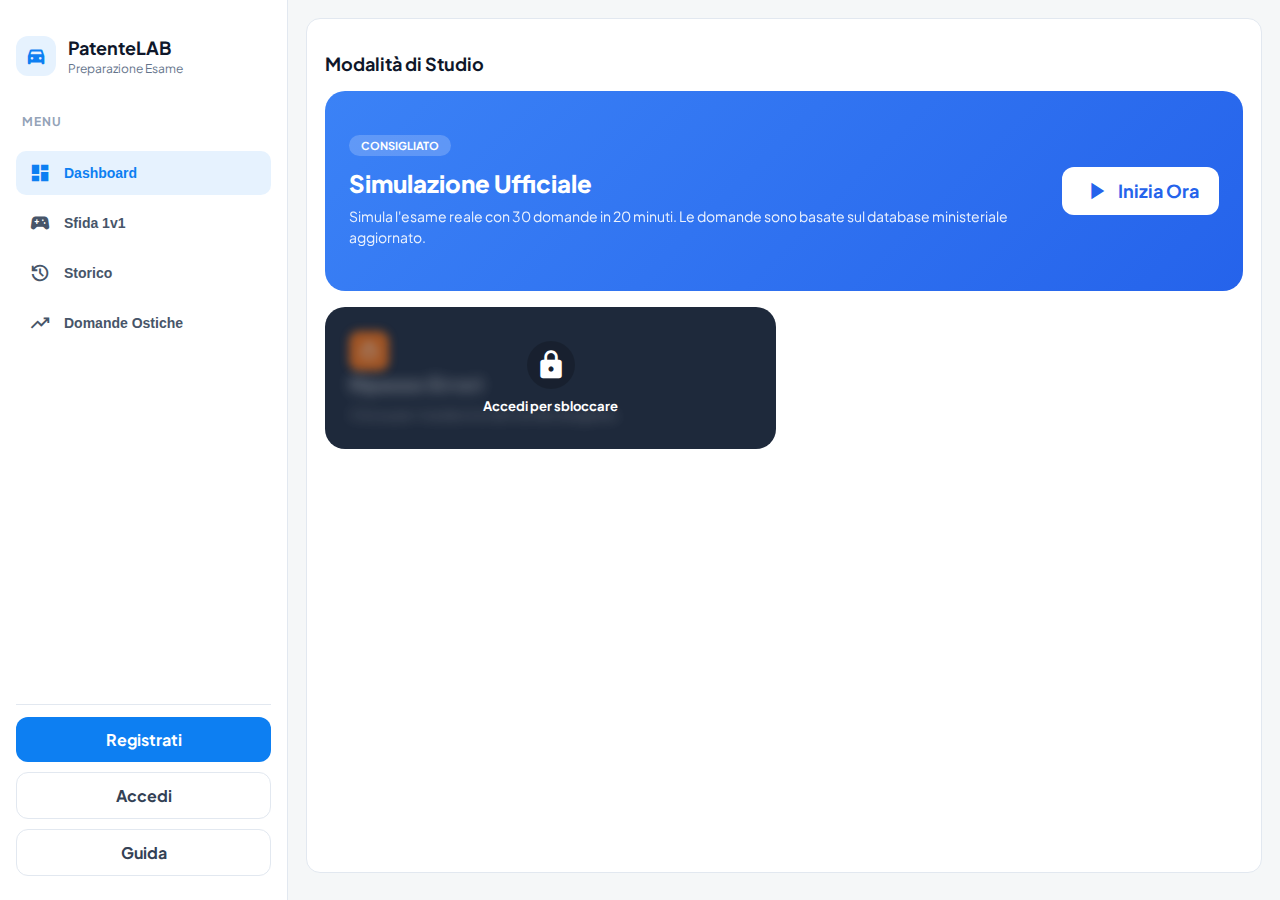
<file: html/index.html>
<!DOCTYPE html>
<html lang="it">
<head>
  <meta charset="UTF-8">
  <meta name="viewport" content="width=device-width, initial-scale=1.0">
  <title>PatenteLAB</title>
  <link rel="stylesheet" href="../css/font.css">
  <link rel="stylesheet" href="../css/style.css?v=10">
  <script src="../js/main.js?v=6" type="module"></script>
</head>

<body>
  <div class="pagina">

    
    <aside class="sidebar">
      <header class="patente">
        <div class="patente__icon">
          <span class="material-symbols-outlined" aria-hidden="true">directions_car</span>
        </div>

        <div class="patente__text">
          <h1 class="patente__title">PatenteLAB</h1>
          <p class="patente__subtitle">Preparazione Esame</p>
        </div>
      </header>

      <h2 class="section-title">Menu</h2>

      <nav class="menu" id="sidebarMenu">
        <button class="menu__item is-active" type="button" data-view="dashboard">
          <span class="menu__icon">
            <span class="material-symbols-outlined" aria-hidden="true">dashboard</span>
          </span>
          <span class="menu__label">Dashboard</span>
        </button>

        <button class="menu__item" type="button" data-view="sfide">
          <span class="menu__icon">
            <span class="material-symbols-outlined" aria-hidden="true">sports_esports</span>
          </span>
          <span class="menu__label">Sfida 1v1</span>
        </button>

        <button class="menu__item" type="button" data-view="storico">
          <span class="menu__icon">
            <span class="material-symbols-outlined" aria-hidden="true">history</span>
          </span>
          <span class="menu__label">Storico</span>
        </button>

        <button class="menu__item" type="button" data-view="ostiche">
          <span class="menu__icon">
            <span class="material-symbols-outlined" aria-hidden="true">trending_up</span>
          </span>
          <span class="menu__label">Domande Ostiche</span>
        </button>
      </nav>

      <div class="sidebar-auth">
        <div class="profile-mini hidden" id="profileMini">
          <div class="profile-mini__avatar" aria-hidden="true">
            <span class="material-symbols-outlined">person</span>
          </div>
          <div class="profile-mini__text">
            <span class="profile-mini__label">Profilo</span>
            <span class="profile-mini__name" id="profileUsername">utente</span>
          </div>
        </div>
        <a class="btn btn--primary" href="./register.html" id="btnShowRegister">Registrati</a>
        <a class="btn btn--outline" href="./login.html" id="btnShowLogin">Accedi</a>
        <a class="btn btn--outline" href="./guida.html">Guida</a>
        <button class="btn btn--outline hidden" type="button" id="btnLogout">Logout</button>
      </div>
    </aside>

    <main class="main">
      <header class="topbar">
        <button class="icon-btn" id="btnToggleSidebar" type="button">
          <span class="material-symbols-outlined" aria-hidden="true">menu</span>
        </button>
        <div class="topbar__title" id="topbarTitle">Dashboard</div>
      </header>

      <section class="content" id="content">

        <div class="view" id="view-dashboard">
          
          <h2 class="section-header">Modalità di Studio</h2>
          
          <div class="dashboard-grid">
            <div class="card card--hero">
              <div class="card__content">
                <span class="badge">Consigliato</span>
                <h3 class="card__title">Simulazione Ufficiale</h3>
                <p class="card__desc">Simula l'esame reale con 30 domande in 20 minuti. Le domande sono basate sul database ministeriale aggiornato.</p>
              </div>
              <div class="card__action">
                <button class="btn btn--white btn--large" id="btnStartSimulation" onclick="location.href='game.html'">
                  <span class="material-symbols-outlined">play_arrow</span> Inizia Ora
                </button>
              </div>
            </div>

            <div class="card card--review is-locked" data-lockable="true" id="cardReview">
              <div class="card__lock-overlay">
                <span class="material-symbols-outlined card__lock-icon">lock</span>
                <span class="card__lock-text">Accedi per sbloccare</span>
              </div>
              <div class="card__icon-box card__icon-box--review">
                <span class="material-symbols-outlined">restart_alt</span>
              </div>
              <div class="card__text">
                <h3 class="card__title">Ripasso Errori</h3>
                <p class="card__desc" id="reviewDesc">Clicca per rivedere le domande sbagliate.</p>
              </div>


              <div class="review-panel hidden" id="reviewPanel">
                <div class="review-filters">
                  <button class="review-filter-btn is-active" data-select="50">Ultime 50</button>
                  <button class="review-filter-btn" data-select="30">Ultime 30</button>
                  <button class="review-filter-btn" data-select="10">Ultime 10</button>
                </div>
                <div class="review-list" id="reviewQuestionsList"></div>
                <button class="btn btn--primary" id="btnStartReview">
                  <span class="material-symbols-outlined review-start-icon">play_arrow</span>Ripassiamo
                </button>
              </div>
            </div>

            

          </div>

          <div class="stats-section hidden" id="statsSection">
            <h2 class="section-header">Le Tue Statistiche</h2>
            <div class="stats-grid">
              <div class="stat-box">
                <span class="material-symbols-outlined stat-icon stat-icon--quiz">quiz</span>
                <span class="stat-value" id="statTotale">-</span>
                <span class="stat-label">Quiz Svolti</span>
              </div>
              <div class="stat-box">
                <span class="material-symbols-outlined stat-icon stat-icon--success">check_circle</span>
                <span class="stat-value" id="statSuperati">-</span>
                <span class="stat-label">Superati</span>
              </div>
              <div class="stat-box">
                <span class="material-symbols-outlined stat-icon stat-icon--warn">percent</span>
                <span class="stat-value" id="statPercentuale">-%</span>
                <span class="stat-label">Superamento</span>
              </div>
              <div class="stat-box">
                <span class="material-symbols-outlined stat-icon stat-icon--error">error</span>
                <span class="stat-value" id="statErrori">-</span>
                <span class="stat-label">Media Errori</span>
              </div>
            </div>
          </div>

        </div>

        <div class="view hidden" id="view-sfide">
          <h2 class="section-header">Sfida 1v1</h2>
          <div class="sfide-panel">
            <p class="card__desc">Sfida un utente con 10 domande casuali.</p>
            <div class="challenge-box">
              <div class="challenge-create">
                <input type="text" id="challengeOpponent" placeholder="Username avversario">
                <button class="btn btn--primary" type="button" id="btnCreateChallenge">Crea Sfida</button>
              </div>
              <div class="challenge-list" id="challengeList"></div>
            </div>
          </div>
        </div>

        <div class="view hidden" id="view-storico">
          <h2 class="section-header">Storico Partite</h2>
          <div id="storico-list"></div>
        </div>

        <div class="view hidden" id="view-ostiche">
          <h2 class="section-header">Domande Ostiche</h2>
          <p class="ostiche-description">Le domande in cui gli utenti sbagliano di più.</p>
          <div id="ostiche-list"></div>
        </div>
      </section>
    </main>

  </div>
</body>
</html>
</file>
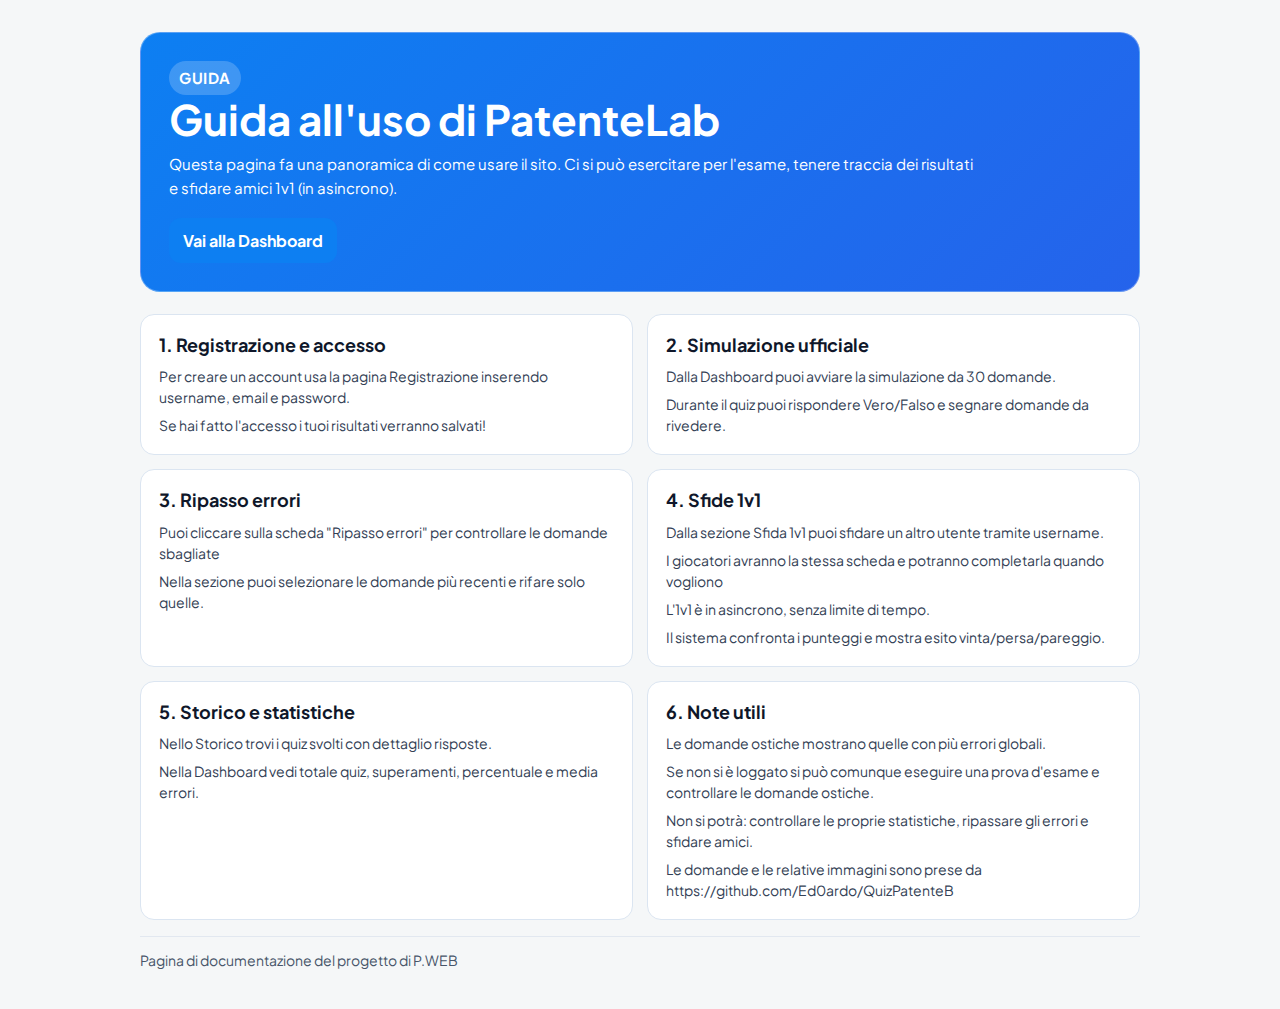
<file: html/guida.html>
<!DOCTYPE html>
<html lang="it">
<head>
  <meta charset="UTF-8">
  <meta name="viewport" content="width=device-width, initial-scale=1.0">
  <title>PatenteLab - Guida</title>
  <link rel="stylesheet" href="../css/font.css">
  <link rel="stylesheet" href="../css/style.css?v=10">
  <link rel="stylesheet" href="../css/guida.css?v=1">
</head>
<body>
  <main class="guida-page">
    <section class="guida-blu">
      <p class="guida-badge">Guida</p>
      <h1>Guida all'uso di PatenteLab</h1>
      <p>
        Questa pagina fa una panoramica di come usare il sito. Ci si può esercitare per l'esame,
        tenere traccia dei risultati e sfidare amici 1v1 (in asincrono).
      </p>
      <div class="guida-actions">
        <a class="btn btn--primary" href="./index.html">Vai alla Dashboard</a>
      </div>
    </section>

    <section class="guida-grid">
      <article class="guida-card">
        <h2>1. Registrazione e accesso</h2>
        <p>Per creare un account usa la pagina Registrazione inserendo username, email e password.</p>
        <p>Se hai fatto l'accesso i tuoi risultati verranno salvati!</p>
      </article>

      <article class="guida-card">
        <h2>2. Simulazione ufficiale</h2>
        <p>Dalla Dashboard puoi avviare la simulazione da 30 domande.</p>
        <p>Durante il quiz puoi rispondere Vero/Falso e segnare domande da rivedere.</p>
      </article>

      <article class="guida-card">
        <h2>3. Ripasso errori</h2>
        <p>Puoi cliccare sulla scheda "Ripasso errori" per controllare le domande sbagliate</p>
        <p>Nella sezione puoi selezionare le domande più recenti e rifare solo quelle.</p>
      </article>

      <article class="guida-card">
        <h2>4. Sfide 1v1</h2>
        <p>Dalla sezione Sfida 1v1 puoi sfidare un altro utente tramite username.</p>
        <p>I giocatori avranno la stessa scheda e potranno completarla quando vogliono</p>
        <p>L'1v1 è in asincrono, senza limite di tempo.</p>
        <p>Il sistema confronta i punteggi e mostra esito vinta/persa/pareggio.</p>
      </article>

      <article class="guida-card">
        <h2>5. Storico e statistiche</h2>
        <p>Nello Storico trovi i quiz svolti con dettaglio risposte.</p>
        <p>Nella Dashboard vedi totale quiz, superamenti, percentuale e media errori.</p>
      </article>

      <article class="guida-card">
        <h2>6. Note utili</h2>
        <p>Le domande ostiche mostrano quelle con più errori globali.</p>
        <p>Se non si è loggato si può comunque eseguire una prova d'esame e controllare le domande ostiche.</p>
        <p>Non si potrà: controllare le proprie statistiche, ripassare gli errori e sfidare amici.</p>
        <p>Le domande e le relative immagini sono prese da https://github.com/Ed0ardo/QuizPatenteB</p>
      </article>
    </section>

    <section class="guida-footer">
      <p>Pagina di documentazione del progetto di P.WEB</p>
    </section>
  </main>
</body>
</html>
</file>
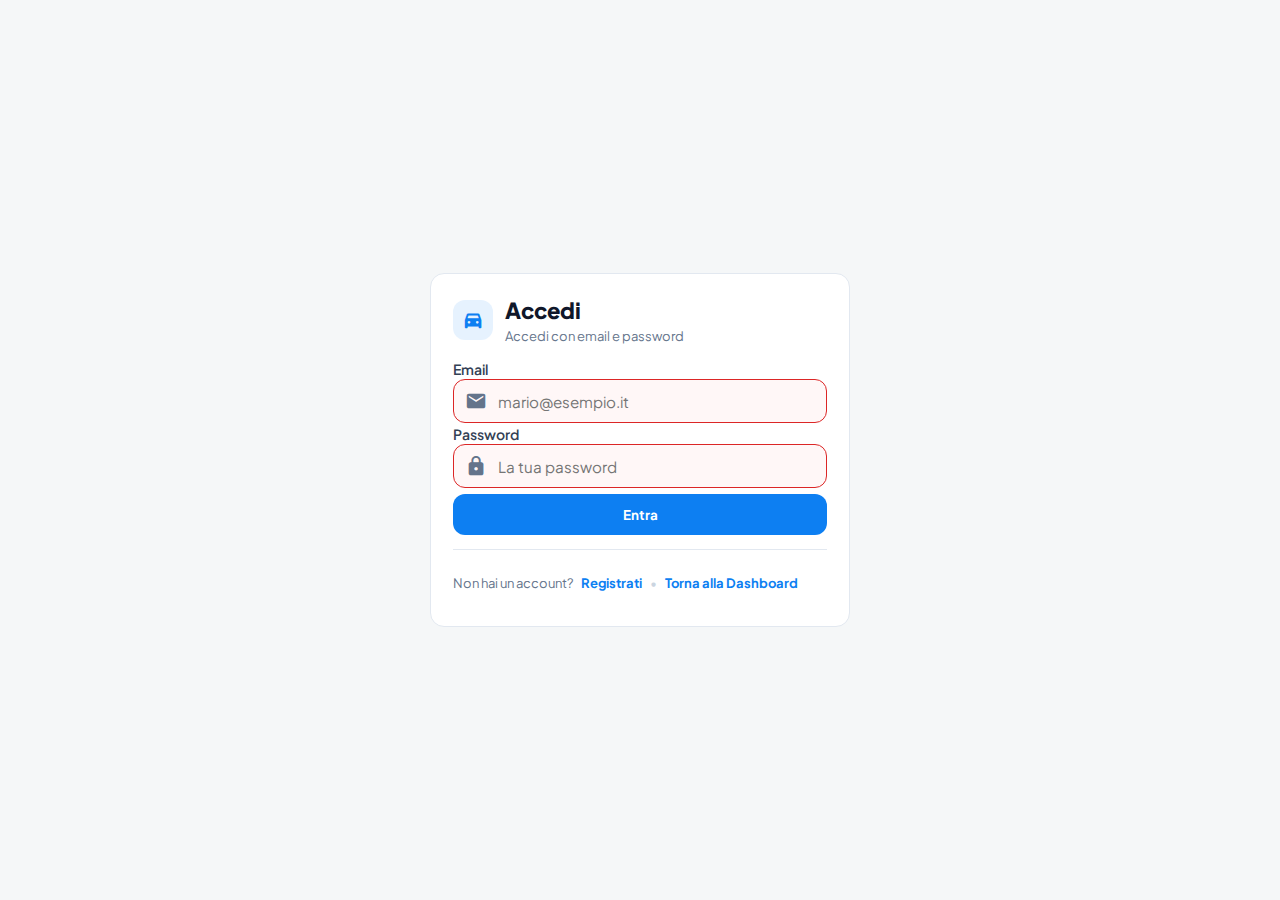
<file: html/login.html>
<!DOCTYPE html>
<html lang="it">
<head>
  <meta charset="UTF-8">
  <meta name="viewport" content="width=device-width, initial-scale=1.0">
  <title>PatenteLab - Login</title>
  <link rel="stylesheet" href="../css/font.css">
  <link rel="stylesheet" href="../css/style.css?v=2">
  <script src="../js/auth.js" type="module"></script>
</head>

<body>
  <main class="auth-page">
    <section class="auth-card">
      <header class="auth-header">
        <div class="patente__icon">
          <span class="material-symbols-outlined" aria-hidden="true">directions_car</span>
        </div>
        <div>
          <h1 class="auth-title">Accedi</h1>
          <p class="auth-subtitle">Accedi con email e password</p>
        </div>
      </header>

      <form id="loginForm" class="auth-form">
        <div class="field">
          <label for="login-email">Email</label>
          <div class="input-wrap">
            <span class="material-symbols-outlined input-icon">mail</span>
            <input id="login-email" type="email" name="email" required autocomplete="email"
              placeholder="mario@esempio.it" pattern="[a-z0-9._%+-]+@[a-z0-9.-]+\.[a-z]{2,4}$"
              class="with-icon">
          </div>
        </div>

        <div class="field">
          <label for="login-password">Password</label>
          <div class="input-wrap">
            <span class="material-symbols-outlined input-icon">lock</span>
            <input id="login-password" type="password" name="password" required autocomplete="current-password"
              placeholder="La tua password"
              class="with-icon">
          </div>
        </div>

        <button class="btn btn--primary" type="submit">Entra</button>
      </form>

      <footer class="auth-footer">
        <p>Non hai un account?</p>
        <a class="link" href="./register.html">Registrati</a>
        <span class="sep">•</span>
        <a class="link" href="./index.html">Torna alla Dashboard</a>
      </footer>
    </section>
  </main>
</body>
</html>
</file>
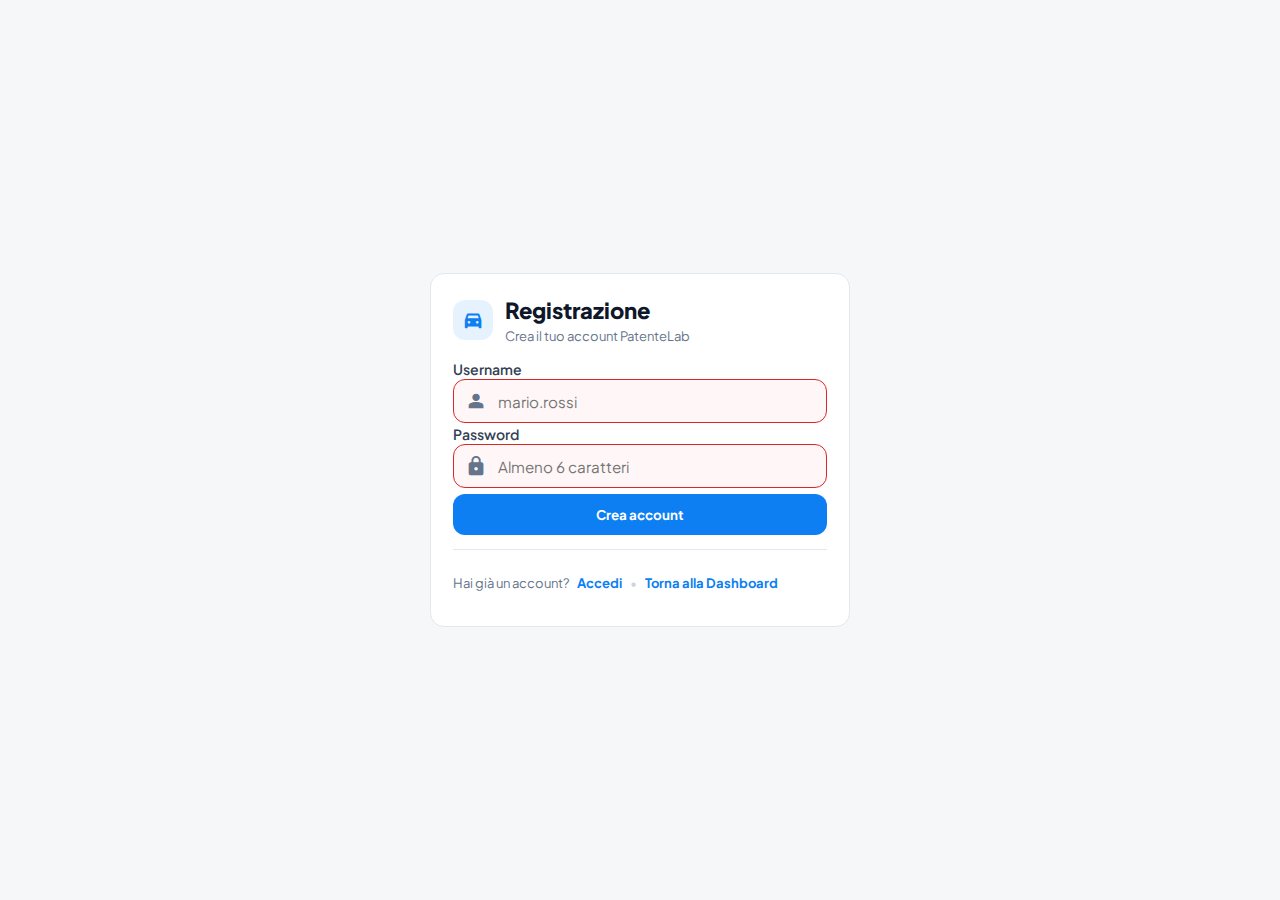
<file: html/register.html>
<!DOCTYPE html>
<html lang="it">
<head>
  <meta charset="UTF-8">
  <meta name="viewport" content="width=device-width, initial-scale=1.0">
  <title>PatenteLab - Registrazione</title>
  <link rel="stylesheet" href="../css/font.css">
  <link rel="stylesheet" href="../css/style.css?v=2">
  <script src="../js/auth.js" type="module"></script>
</head>

<body>
  <main class="auth-page">
    <section class="auth-card">
      <header class="auth-header">
        <div class="patente__icon">
          <span class="material-symbols-outlined" aria-hidden="true">directions_car</span>
        </div>
        <div>
          <h1 class="auth-title">Registrazione</h1>
          <p class="auth-subtitle">Crea il tuo account PatenteLab</p>
        </div>
      </header>

      <form id="registerForm" class="auth-form">
        <div class="field">
        <label for="reg-username">Username</label>
        <div class="input-wrap">
            <span class="material-symbols-outlined input-icon">person</span>
            <input
            id="reg-username"
            name="username"
            required
            minlength="3"
            pattern="^[a-z][a-z0-9._]{2,19}$"
            placeholder="mario.rossi"
            title="3-20 caratteri: lettere minuscole, numeri, . e _ (inizia con lettera)"
            class="with-icon">
        </div>
        </div>

        <div class="field">
        <label for="reg-password">Password</label>
        <div class="input-wrap">
            <span class="material-symbols-outlined input-icon">lock</span>
            <input
            id="reg-password"
            type="password"
            name="password"
            required
            minlength="6"
            placeholder="Almeno 6 caratteri"
            class="with-icon">
        </div>
        </div>

        <button class="btn btn--primary" type="submit">Crea account</button>
        <!--<p class="msg" id="registerMsg"></p>-->
      </form>

      <footer class="auth-footer">
        <p>Hai già un account?</p>
        <a class="link" href="./login.html">Accedi</a>
        <span class="sep">•</span>
        <a class="link" href="./index.html">Torna alla Dashboard</a>
      </footer>
    </section>
  </main>
</body>
</html>
</file>
<file: css/font.css>
@font-face {
  font-family: "Plus Jakarta Sans";
  src: url("../font/PlusJakartaSans/PlusJakartaSans-Regular.ttf")
    format("truetype");
  font-weight: 400;
  font-display: swap;
}
@font-face {
  font-family: "Plus Jakarta Sans";
  src: url("../font/PlusJakartaSans/PlusJakartaSans-Medium.ttf")
    format("truetype");
  font-weight: 500;
  font-display: swap;
}
@font-face {
  font-family: "Plus Jakarta Sans";
  src: url("../font/PlusJakartaSans/PlusJakartaSans-SemiBold.ttf")
    format("truetype");
  font-weight: 600;
  font-display: swap;
}
@font-face {
  font-family: "Plus Jakarta Sans";
  src: url("../font/PlusJakartaSans/PlusJakartaSans-Bold.ttf")
    format("truetype");
  font-weight: 700;
  font-display: swap;
}
@font-face {
  font-family: "Plus Jakarta Sans";
  src: url("../font/PlusJakartaSans/PlusJakartaSans-ExtraBold.ttf")
    format("truetype");
  font-weight: 800;
  font-display: swap;
}
@font-face {
  font-family: "Material Symbols Outlined";
  src: url("../font/material-symbols/MaterialSymbolsOutlined.woff2")
    format("woff2");
  font-weight: 100 700;
  font-display: swap;
}
</file>
<file: css/style.css>
.material-symbols-outlined {
  font-family: "Material Symbols Outlined";
  font-variation-settings:
    "FILL" 1,
    "wght" 400,
    "GRAD" 0,
    "opsz" 24;
  font-size: 22px;
  line-height: 1;
  display: inline-block;
  vertical-align: middle;
}

:root {
  --color-primary: #0d7ff2;
  --color-primary-hover: #0b6bcb;
  --color-bg: #f5f7f8;
  --color-text: #0f172a;
  --color-text-muted: #64748b;
  --color-border: #e2e8f0;
  --color-white: #fff;
  --font-main: "Plus Jakarta Sans", Arial, sans-serif;
}

* {
  box-sizing: border-box;
}
html,
body {
  height: 100%;
}
body {
  margin: 0;
  font-family: var(--font-main);
  color: var(--color-text);
  background: var(--color-bg);
}
.hidden {
  display: none !important;
}

.pagina {
  display: flex;
  min-height: 100vh;
}

.sidebar {
  width: 288px;
  height: 100vh;
  background: #fff;
  border-right: 1px solid #e2e8f0;
  padding: 24px 16px;
  display: flex;
  flex-direction: column;
  gap: 12px;
}
.patente {
  display: flex;
  align-items: center;
  gap: 12px;
  padding-bottom: 6px;
}
.patente__icon {
  width: 40px;
  height: 40px;
  border-radius: 12px;
  background: rgba(13, 127, 242, 0.1);
  color: #0d7ff2;
  display: flex;
  align-items: center;
  justify-content: center;
}
.patente__title {
  font-weight: 700;
  font-size: 18px;
}
.patente__subtitle {
  font-size: 12px;
  color: #64748b;
  margin-top: -10px;
}
.section-title {
  font-size: 12px;
  font-weight: 700;
  letter-spacing: 0.08em;
  text-transform: uppercase;
  color: #94a3b8;
  padding: 0 6px;
  margin-top: 8px;
}
.menu {
  display: flex;
  flex-direction: column;
  gap: 6px;
  flex: 1;
}
.menu__item {
  border: 0;
  background: transparent;
  width: 100%;
  padding: 10px 12px;
  border-radius: 10px;
  display: flex;
  align-items: center;
  gap: 12px;
  cursor: pointer;
  color: #475569;
  font-weight: 500;
  text-align: left;
}
.menu__item:hover {
  background: #f1f5f9;
}
.menu__item.is-active {
  background: rgba(13, 127, 242, 0.1);
  color: #0d7ff2;
}
.menu__icon {
  width: 24px;
  height: 24px;
  display: flex;
  align-items: center;
  justify-content: center;
}
.menu__label {
  font-size: 14px;
  font-weight: 600;
}
.sidebar-auth {
  margin-top: auto;
  padding-top: 12px;
  border-top: 1px solid #e2e8f0;
  display: flex;
  flex-direction: column;
  gap: 10px;
}
.profile-mini {
  display: flex;
  align-items: center;
  gap: 10px;
  padding: 10px;
  border: 1px solid #e2e8f0;
  border-radius: 12px;
  background: #f8fafc;
}
.profile-mini__avatar {
  width: 38px;
  height: 38px;
  border-radius: 50%;
  background: #e2e8f0;
  color: #475569;
  display: flex;
  align-items: center;
  justify-content: center;
}
.profile-mini__avatar .material-symbols-outlined {
  font-size: 22px;
}
.profile-mini__text {
  min-width: 0;
  display: flex;
  flex-direction: column;
  gap: 2px;
}
.profile-mini__label {
  font-size: 11px;
  font-weight: 700;
  color: #64748b;
  text-transform: uppercase;
  letter-spacing: 0.03em;
}
.profile-mini__name {
  font-size: 14px;
  font-weight: 700;
  color: #0f172a;
  white-space: nowrap;
  overflow: hidden;
  text-overflow: ellipsis;
}


.btn {
  width: 100%;
  padding: 12px 14px;
  border-radius: 12px;
  font-weight: 700;
  font-family: inherit;
  cursor: pointer;
  display: block;
  text-align: center;
  text-decoration: none;
}
.btn:visited {
  color: inherit;
}
.btn--primary,
.btn--primary:visited {
  border: 0;
  background: #0d7ff2;
  color: #fff;
}
.btn--primary:hover {
  background: #0b6bcb;
}
.btn--outline {
  background: transparent;
  border: 1px solid #e2e8f0;
  color: #334155;
}
.btn--outline:hover {
  background: #f8fafc;
}
.btn--large {
  width: auto;
  display: inline-flex;
  align-items: center;
  gap: 8px;
  padding: 18px 40px;
  font-size: 18px;
  border-radius: 14px;
}
.btn--large .material-symbols-outlined {
  font-size: 28px;
}
.btn--white {
  background: #fff;
  color: #2563eb;
  border: none;
  font-weight: 700;
  padding: 10px 20px;
  border-radius: 12px;
  display: inline-flex;
  align-items: center;
  gap: 8px;
}
.btn--white:hover {
  background: #eff6ff;
}

.main {
  flex: 1;
  padding: 18px;
}
.topbar {
  display: none;
  align-items: center;
  gap: 10px;
  margin-bottom: 12px;
}
.icon-btn {
  border: 1px solid #e2e8f0;
  background: #fff;
  border-radius: 12px;
  padding: 10px 12px;
  cursor: pointer;
}
.content {
  background: #fff;
  border: 1px solid #e2e8f0;
  border-radius: 14px;
  padding: 18px;
  min-height: 95vh;
  display: flex;
  flex-direction: column;
}

.auth-page {
  min-height: 100vh;
  display: flex;
  align-items: center;
  justify-content: center;
  padding: 20px;
}
.auth-card {
  width: min(420px, 100%);
  background: #fff;
  border: 1px solid #e2e8f0;
  border-radius: 14px;
  padding: 22px;
}
.auth-header {
  display: flex;
  align-items: center;
  gap: 12px;
  margin-bottom: 14px;
}
.auth-title {
  margin: 0;
  font-size: 22px;
  font-weight: 800;
}
.auth-subtitle {
  margin: 4px 0 0;
  color: #64748b;
  font-size: 13px;
}
.auth-form .btn {
  margin-top: 6px;
}
.auth-footer {
  margin-top: 14px;
  padding-top: 12px;
  border-top: 1px solid #e2e8f0;
  color: #64748b;
  font-size: 13px;
  display: flex;
  gap: 8px;
  flex-wrap: wrap;
  align-items: center;
}
.link {
  color: #0d7ff2;
  text-decoration: none;
  font-weight: 700;
}
.link:hover {
  text-decoration: underline;
}
.sep {
  color: #cbd5e1;
}

.field input {
  height: 44px;
  padding: 0 14px;
  font-size: 0.95rem;
  font-family: inherit;
  border-radius: 12px;
  border: 1px solid #cbd5e1;
  background: #fff;
}
.field input:focus {
  outline: none;
  border-color: #0d7ff2;
}
.field input:invalid {
  border-color: #dc2626;
  background: #fff7f7;
}
.field input:valid {
  border-color: #16a34a;
}
.field label {
  font-size: 0.875rem;
  font-weight: 600;
  color: #334155;
  margin-bottom: 6px;
}
.input-wrap {
  position: relative;
  width: 100%;
}
.input-icon {
  position: absolute;
  top: 50%;
  left: 12px;
  transform: translateY(-50%);
  color: #64748b;
  pointer-events: none;
  font-size: 22px;
}

.input-wrap input.with-icon {
  padding-left: 44px;
  width: 100%;
}
.input-wrap input[type="password"] {
  padding-right: 44px;
}

#view-dashboard {
  display: flex;
  flex-direction: column;
  height: 100%;
  flex: 1;
}

.section-header {
  font-size: 18px;
  font-weight: 700;
  margin-bottom: 16px;
  color: #0f172a;
}
.dashboard-grid {
  display: grid;
  grid-template-columns: 1fr 1fr;
  gap: 16px;
}

.card {
  border-radius: 20px;
  padding: 24px;
  position: relative;
  overflow: hidden;
  display: flex;
  flex-direction: column;
  justify-content: space-between;
}
.card__title {
  font-size: 20px;
  font-weight: 800;
  margin: 0 0 8px;
}
.card__desc {
  font-size: 14px;
  line-height: 1.5;
  margin: 0;
  opacity: 0.9;
}

.card--hero {
  grid-column: 1/-1;
  background: linear-gradient(135deg, #3b82f6, #2563eb);
  color: #fff;
  min-height: 200px;
  flex-direction: row;
  align-items: center;
}
.card--hero .card__content {
  flex: 1;
  padding-right: 20px;
}
.card--hero .card__title {
  font-size: 24px;
}
.card--hero .card__action {
  flex-shrink: 0;
}

.badge {
  display: inline-block;
  background: rgba(255, 255, 255, 0.2);
  padding: 4px 12px;
  border-radius: 99px;
  font-size: 11px;
  font-weight: 700;
  text-transform: uppercase;
  margin-bottom: 12px;
}
.card--review {
  background: #1e293b;
  color: #fff;
  cursor: pointer;
  transition: all 0.3s ease;
}
.card--review.is-expanded {
  grid-column: 1 / -1;
  flex: 1;
  cursor: default;
  max-height: 60vh;
  overflow-y: auto;
}

.sfide-panel {
  background: #0f172a;
  color: #fff;
  border-radius: 16px;
  padding: 18px;
}
.review-panel {
  width: 100%;
  margin-top: 16px;
  display: flex;
  flex-direction: column;
  gap: 12px;
  flex: 1;
  min-height: 0;
}
.review-filters {
  display: flex;
  gap: 8px;
}
.review-filter-btn {
  padding: 6px 16px;
  border-radius: 8px;
  border: 1px solid rgba(255, 255, 255, 0.2);
  background: transparent;
  color: #fff;
  font-weight: 600;
  font-size: 13px;
  cursor: pointer;
  font-family: inherit;
}
.review-filter-btn:hover {
  background: rgba(255, 255, 255, 0.1);
}
.review-filter-btn.is-active {
  background: #0d7ff2;
  border-color: #0d7ff2;
}
.review-list {
  flex: 1;
  overflow-y: auto;
  display: flex;
  flex-direction: column;
  gap: 6px;
  max-height: 40vh;
  padding-right: 4px;
}
.review-q-item {
  display: flex;
  align-items: center;
  gap: 10px;
  padding: 10px 12px;
  background: rgba(255, 255, 255, 0.08);
  border-radius: 10px;
  font-size: 14px;
  line-height: 1.4;
}
.review-q-item input[type="checkbox"] {
  width: 18px;
  height: 18px;
  flex-shrink: 0;
  accent-color: #0d7ff2;
}
.review-q-item label {
  flex: 1;
  cursor: pointer;
}
.challenge-box {
  margin-top: 12px;
  display: flex;
  flex-direction: column;
  gap: 10px;
}
.challenge-create {
  display: flex;
  gap: 8px;
}
.challenge-create input {
  flex: 1;
  border: 1px solid rgba(255, 255, 255, 0.25);
  background: rgba(255, 255, 255, 0.08);
  color: #fff;
  border-radius: 10px;
  padding: 0 12px;
  height: 42px;
  font-family: inherit;
}
.challenge-create input::placeholder {
  color: rgba(255, 255, 255, 0.6);
}
.challenge-create .btn {
  width: auto;
  min-width: 120px;
  padding: 10px 14px;
}
.challenge-list {
  max-height: 220px;
  overflow-y: auto;
  display: flex;
  flex-direction: column;
  gap: 8px;
}
.challenge-item {
  background: rgba(255, 255, 255, 0.08);
  border-radius: 10px;
  padding: 10px 12px;
  font-size: 13px;
}
.challenge-item__head {
  display: flex;
  align-items: center;
  justify-content: space-between;
  gap: 8px;
}
.challenge-item__state {
  color: #cbd5e1;
  font-size: 12px;
}
.challenge-item__meta {
  margin-top: 6px;
  color: #cbd5e1;
  font-size: 12px;
  display: flex;
  align-items: center;
  justify-content: space-between;
  gap: 8px;
}
.challenge-play {
  border: 1px solid rgba(255, 255, 255, 0.3);
  background: rgba(255, 255, 255, 0.12);
  color: #fff;
  border-radius: 8px;
  padding: 6px 10px;
  font-size: 12px;
  font-weight: 700;
  cursor: pointer;
}
.challenge-play:hover {
  background: rgba(255, 255, 255, 0.2);
}

.card__icon-box {
  width: 40px;
  height: 40px;
  border-radius: 10px;
  display: flex;
  align-items: center;
  justify-content: center;
  margin-bottom: auto;
}
.card__icon-box--review {
  background: #f97316;
}
.review-start-icon {
  vertical-align: middle;
  margin-right: 6px;
}

.card.is-locked {
  cursor: default;
}

.card.is-locked .card__content,
.card.is-locked .card__text,
.card.is-locked .card__icon-box,
.card.is-locked .card__title,
.card.is-locked .card__desc {
  filter: blur(5px);
  opacity: 0.6;
}

.card__lock-overlay {
  position: absolute;
  inset: 0;
  display: none;
  flex-direction: column;
  align-items: center;
  justify-content: center;
  text-align: center;
  z-index: 20;
  padding: 16px;
  color: #fff;
}
.card.is-locked .card__lock-overlay {
  display: flex;
}
.card__lock-icon {
  font-size: 32px;
  margin-bottom: 8px;
  background: rgba(0, 0, 0, 0.2);
  width: 48px;
  height: 48px;
  display: flex;
  align-items: center;
  justify-content: center;
  border-radius: 50%;
}
.card__lock-text {
  font-size: 13px;
  font-weight: 700;
  line-height: 1.4;
  max-width: 80%;
}

.stats-section {
  margin-top: auto;
}
.stats-grid {
  display: grid;
  grid-template-columns: repeat(4, 1fr);
  gap: 12px;
}
.stat-box {
  background: #fff;
  border: 1px solid #e2e8f0;
  border-radius: 14px;
  padding: 18px;
  display: flex;
  flex-direction: column;
  align-items: center;
  gap: 6px;
  text-align: center;
}
.stat-icon {
  font-size: 28px;
}
.stat-icon--quiz {
  color: #0d7ff2;
}
.stat-icon--success {
  color: #22c55e;
}
.stat-icon--warn {
  color: #f59e0b;
}
.stat-icon--error {
  color: #ef4444;
}
.stat-value {
  font-size: 28px;
  font-weight: 800;
  color: #0f172a;
}
.stat-label {
  font-size: 12px;
  font-weight: 600;
  color: #64748b;
  text-transform: uppercase;
}

.storico-item {
  background: #fff;
  border: 1px solid #e2e8f0;
  border-radius: 14px;
  margin-bottom: 10px;
  padding: 16px;
}
.storico-item.has-detail {
  cursor: pointer;
}
.storico-item.has-detail:hover {
  background: #f8fafc;
}
.storico-header {
  display: flex;
  align-items: center;
  gap: 10px;
  flex-wrap: wrap;
}
.storico-title {
  font-weight: 700;
  font-size: 16px;
}
.storico-meta {
  font-size: 13px;
  color: #64748b;
  margin-left: auto;
}
.storico-espandi {
  color: #94a3b8;
  margin-left: 8px;
}
.storico-detail {
  margin-top: 14px;
  border-top: 1px solid #e2e8f0;
  padding-top: 12px;
  display: flex;
  flex-direction: column;
  gap: 8px;
}
.storico-q {
  background: #f8fafc;
  border-radius: 10px;
  padding: 10px 14px;
}
.storico-q__body {
  display: flex;
  align-items: flex-start;
  gap: 8px;
}
.storico-q__text {
  font-size: 14px;
  line-height: 1.4;
}
.storico-q__ans {
  display: flex;
  gap: 16px;
  font-size: 13px;
  color: #64748b;
  margin-top: 4px;
  padding-left: 26px;
}
.storico-q__img {
  margin-top: 6px;
  padding-left: 26px;
}
.storico-thumb {
  max-width: 120px;
  max-height: 80px;
  object-fit: contain;
  border-radius: 6px;
}

#storico-list,
#ostiche-list {
  max-height: calc(100vh - 160px);
  overflow-y: auto;
  padding-right: 4px;
}

.ostica-rank {
  font-weight: 800;
  font-size: 16px;
  color: #0d7ff2;
  min-width: 30px;
}
.ostiche-description {
  color: #64748b;
  margin-bottom: 16px;
  font-size: 14px;
}

@media (max-width: 900px) {
  .sidebar {
    position: fixed;
    inset: 0 auto 0 0;
    transform: translateX(-110%);
    transition: transform 0.2s;
    z-index: 40;
  }
  .sidebar.is-open {
    transform: translateX(0);
  }
  .topbar {
    display: flex;
  }
  .main {
    padding: 12px;
  }
  .content {
    min-height: 90vh;
  }
}
@media (max-width: 768px) {
  .dashboard-grid {
    grid-template-columns: 1fr;
  }
  .stats-grid {
    grid-template-columns: repeat(2, 1fr);
  }
  .card--hero {
    flex-direction: column;
    align-items: flex-start;
  }
  .card--hero .card__action {
    margin-top: 16px;
    width: 100%;
  }
  .card--hero .btn--white {
    width: 100%;
    justify-content: center;
  }
  .challenge-create {
    flex-direction: column;
  }
  .challenge-create .btn {
    width: 100%;
  }
}
</file>
<file: css/guida.css>
.guida-page {
  max-width: 1040px;
  margin: 0 auto;
  padding: 32px 20px 40px;
}

.guida-blu {
  background: linear-gradient(135deg, #0d7ff2, #2563eb);
  color: #fff;
  border-radius: 20px;
  padding: 28px;
  border: 1px solid rgba(255, 255, 255, 0.3);
}

.guida-badge {
  display: inline-block;
  margin: 0 0 10px;
  padding: 5px 10px;
  border-radius: 999px;
  font-size: 12px;
  font-weight: 700;
  letter-spacing: 0.04em;
  text-transform: uppercase;
  background: rgba(255, 255, 255, 0.2);
}

.guida-blu h1 {
  margin: 0 0 10px;
  font-size: clamp(28px, 4.5vw, 42px);
  line-height: 1.12;
}

.guida-blu p {
  margin: 0;
  font-size: 15px;
  line-height: 1.6;
  max-width: 74ch;
}

.guida-actions {
  margin-top: 18px;
  display: flex;
  gap: 10px;
  flex-wrap: wrap;
}

.guida-actions .btn {
  width: auto;
  min-width: 160px;
}

.guida-actions .btn--outline {
  border-color: rgba(255, 255, 255, 0.45);
  color: #fff;
}

.guida-actions .btn--outline:hover {
  background: rgba(255, 255, 255, 0.15);
}

.guida-grid {
  margin-top: 22px;
  display: grid;
  grid-template-columns: repeat(2, minmax(0, 1fr));
  gap: 14px;
}

.guida-card {
  background: #fff;
  border: 1px solid #dbe5f1;
  border-radius: 14px;
  padding: 18px;
}

.guida-card h2 {
  margin: 0 0 10px;
  font-size: 18px;
  line-height: 1.3;
}

.guida-card p {
  margin: 0;
  color: #334155;
  line-height: 1.5;
  font-size: 14px;
}

.guida-card p + p {
  margin-top: 7px;
}

.guida-footer {
  margin-top: 16px;
  border-top: 1px solid #e2e8f0;
  padding-top: 14px;
  display: flex;
  align-items: center;
  justify-content: space-between;
  gap: 12px;
  flex-wrap: wrap;
  color: #475569;
  font-size: 14px;
}

.guida-footer p {
  margin: 0;
}

.guida-links {
  display: flex;
  gap: 14px;
  flex-wrap: wrap;
}

.guida-links a {
  color: #0d7ff2;
  text-decoration: none;
  font-weight: 700;
}

.guida-links a:hover {
  text-decoration: underline;
}

@media (max-width: 768px) {
  .guida-page {
    padding: 16px 14px 30px;
  }

  .guida-blu {
    padding: 20px;
    border-radius: 16px;
  }

  .guida-grid {
    grid-template-columns: 1fr;
  }

  .guida-actions .btn {
    width: 100%;
  }
}
</file>
